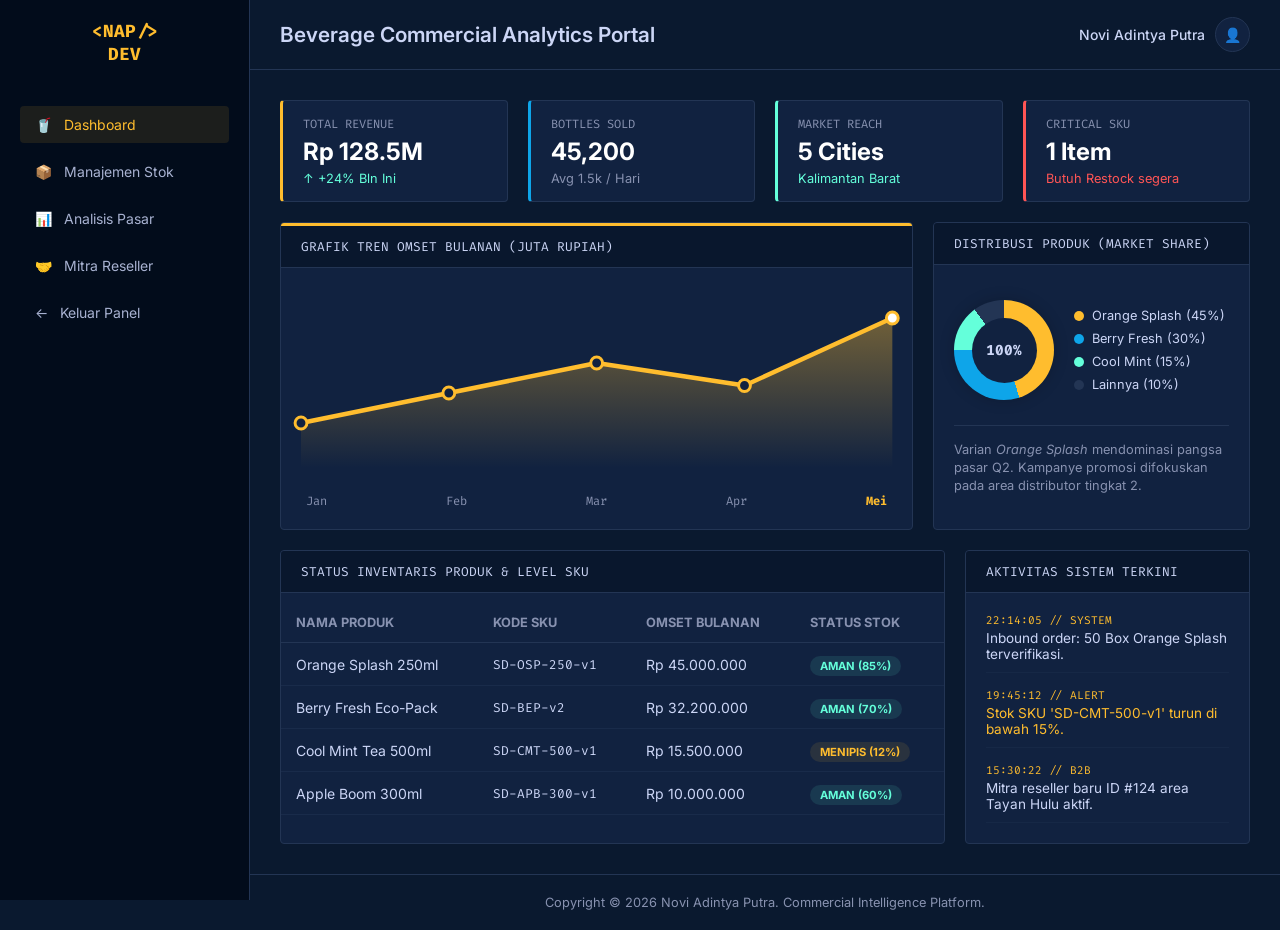
<file: dashboard-minuman.html>
<!DOCTYPE html>
<html lang="id">
<head>
    <meta charset="UTF-8">
    <meta name="viewport" content="width=device-width, initial-scale=1.0">
    <title>FreshDrink Analytics Dashboard | NAP</title>
    <link rel="stylesheet" href="dashboard-style.css">
    <link rel="preconnect" href="https://fonts.googleapis.com">
    <link rel="preconnect" href="https://fonts.gstatic.com" crossorigin>
    <link href="https://fonts.googleapis.com/css2?family=Fira+Code:wght@400;500&family=Inter:wght@300;400;500;600;700&display=swap" rel="stylesheet">
    
    <style>
        /* Area Grafik Garis */
        .line-chart-wrapper {
            position: relative;
            height: 180px;
            width: 100%;
            margin-top: 15px;
        }
        .line-chart {
            width: 100%;
            height: 100%;
            overflow: visible;
        }
        .chart-point { transition: 0.3s; cursor: pointer; }
        .chart-point:hover { r: 6; fill: var(--accent-orange); stroke: #fff; }
        
        .chart-labels-x {
            display: flex;
            justify-content: space-between;
            margin-top: 10px;
            font-family: var(--font-mono);
            font-size: 0.75rem;
            color: var(--text-secondary);
            padding: 0 5px;
        }

        /* Area Grafik Donat (Pie Chart) */
        .donut-container {
            display: flex;
            align-items: center;
            gap: 20px;
            margin-top: 15px;
        }
        .donut-chart {
            width: 100px;
            height: 100px;
            border-radius: 50%;
            /* Proporsi: Orange(45%), Teal(30%), Green(15%), Gray(10%) */
            background: conic-gradient(
                var(--accent-orange) 0% 45%,
                var(--accent-teal) 45% 75%,
                var(--accent-green) 75% 90%,
                var(--border-color) 90% 100%
            );
            position: relative;
            display: flex;
            justify-content: center;
            align-items: center;
            box-shadow: 0 0 15px rgba(0,0,0,0.2);
        }
        /* Membuat lubang di tengah agar menjadi donat */
        .donut-chart::after {
            content: "";
            width: 65px;
            height: 65px;
            background-color: var(--bg-card);
            border-radius: 50%;
            position: absolute;
        }
        .donut-legend {
            display: flex;
            flex-direction: column;
            gap: 8px;
            font-size: 0.8rem;
        }
        .legend-item { display: flex; align-items: center; gap: 8px; color: var(--text-primary); }
        .legend-dot { width: 10px; height: 10px; border-radius: 50%; }
    </style>
</head>
<body>

    <nav class="sidebar">
        <div class="app-name">&lt;NAP/&gt;<br>DEV</div>
        <ul class="sidebar-menu">
            <li><a href="#" style="background-color: rgba(255,189,46,0.1); color:var(--accent-orange);">🥤 <span class="menu-text">Dashboard</span></a></li>
            <li><a href="#">📦 <span class="menu-text">Manajemen Stok</span></a></li>
            <li><a href="#">📊 <span class="menu-text">Analisis Pasar</span></a></li>
            <li><a href="#">🤝 <span class="menu-text">Mitra Reseller</span></a></li>
            <li style="margin-top:auto;"><a href="index.html">← <span class="menu-text">Keluar Panel</span></a></li>
        </ul>
    </nav>

    <main class="main-content">
        
        <header class="topbar">
            <div class="page-title">Beverage Commercial Analytics Portal</div>
            <div class="user-profile">
                <span>Novi Adintya Putra</span>
                <div class="user-avatar">👤</div>
            </div>
        </header>

        <div class="content-body">
            
            <div class="mini-stats-grid">
                <div class="mini-card" style="border-left: 3px solid var(--accent-orange);">
                    <div class="mini-label">TOTAL REVENUE</div>
                    <div class="mini-value">Rp 128.5M</div>
                    <div class="mini-sub" style="color: var(--accent-green);">↑ +24% Bln Ini</div>
                </div>
                <div class="mini-card" style="border-left: 3px solid var(--accent-teal);">
                    <div class="mini-label">BOTTLES SOLD</div>
                    <div class="mini-value">45,200</div>
                    <div class="mini-sub" style="color: var(--text-secondary);">Avg 1.5k / Hari</div>
                </div>
                <div class="mini-card" style="border-left: 3px solid var(--accent-green);">
                    <div class="mini-label">MARKET REACH</div>
                    <div class="mini-value">5 Cities</div>
                    <div class="mini-sub" style="color: var(--accent-green);">Kalimantan Barat</div>
                </div>
                <div class="mini-card" style="border-left: 3px solid #ff5555;">
                    <div class="mini-label">CRITICAL SKU</div>
                    <div class="mini-value">1 Item</div>
                    <div class="mini-sub" style="color: #ff5555;">Butuh Restock segera</div>
                </div>
            </div>
            
            <div class="dashboard-grid">
                
                <div class="enterprise-card">
                    <div class="card-header" style="border-top: 3px solid var(--accent-orange);">GRAFIK TREN OMSET BULANAN (JUTA RUPIAH)</div>
                    <div class="card-body">
                        <div class="line-chart-wrapper">
                            <svg viewBox="0 -10 400 120" class="line-chart" preserveAspectRatio="none">
                                <defs>
                                    <linearGradient id="areaGradient" x1="0" y1="0" x2="0" y2="1">
                                        <stop offset="0%" stop-color="rgba(255, 189, 46, 0.4)" />
                                        <stop offset="100%" stop-color="rgba(255, 189, 46, 0.0)" />
                                    </linearGradient>
                                </defs>
                                <path d="M0,70 L100,50 L200,30 L300,45 L400,0 L400,100 L0,100 Z" fill="url(#areaGradient)" />
                                
                                <path d="M0,70 L100,50 L200,30 L300,45 L400,0" fill="none" stroke="var(--accent-orange)" stroke-width="3" stroke-linecap="round" stroke-linejoin="round" />
                                
                                <circle cx="0" cy="70" r="4" fill="var(--bg-card)" stroke="var(--accent-orange)" stroke-width="2" class="chart-point"><title>Jan: Rp 40 Juta</title></circle>
                                <circle cx="100" cy="50" r="4" fill="var(--bg-card)" stroke="var(--accent-orange)" stroke-width="2" class="chart-point"><title>Feb: Rp 55 Juta</title></circle>
                                <circle cx="200" cy="30" r="4" fill="var(--bg-card)" stroke="var(--accent-orange)" stroke-width="2" class="chart-point"><title>Mar: Rp 70 Juta</title></circle>
                                <circle cx="300" cy="45" r="4" fill="var(--bg-card)" stroke="var(--accent-orange)" stroke-width="2" class="chart-point"><title>Apr: Rp 60 Juta</title></circle>
                                <circle cx="400" cy="0" r="4" fill="#fff" stroke="var(--accent-orange)" stroke-width="2" class="chart-point"><title>Mei: Rp 128.5 Juta</title></circle>
                            </svg>
                        </div>
                        <div class="chart-labels-x">
                            <span>Jan</span><span>Feb</span><span>Mar</span><span>Apr</span><span style="color:var(--accent-orange); font-weight:bold;">Mei</span>
                        </div>
                    </div>
                </div>

                <div class="enterprise-card">
                    <div class="card-header">DISTRIBUSI PRODUK (MARKET SHARE)</div>
                    <div class="card-body">
                        <div class="donut-container">
                            <div class="donut-chart">
                                <span style="position: absolute; z-index: 10; font-family: var(--font-mono); font-weight: bold; font-size: 0.9rem;">100%</span>
                            </div>
                            <div class="donut-legend">
                                <div class="legend-item"><div class="legend-dot" style="background: var(--accent-orange);"></div> Orange Splash (45%)</div>
                                <div class="legend-item"><div class="legend-dot" style="background: var(--accent-teal);"></div> Berry Fresh (30%)</div>
                                <div class="legend-item"><div class="legend-dot" style="background: var(--accent-green);"></div> Cool Mint (15%)</div>
                                <div class="legend-item"><div class="legend-dot" style="background: var(--border-color);"></div> Lainnya (10%)</div>
                            </div>
                        </div>
                        <p style="color: var(--text-secondary); font-size: 0.8rem; margin-top: 25px; line-height: 1.4; border-top: 1px solid var(--border-color); padding-top: 15px;">
                            Varian <i>Orange Splash</i> mendominasi pangsa pasar Q2. Kampanye promosi difokuskan pada area distributor tingkat 2.
                        </p>
                    </div>
                </div>

            </div> 

            <div class="bottom-grid">
                
                <div class="enterprise-card">
                    <div class="card-header">STATUS INVENTARIS PRODUK & LEVEL SKU</div>
                    <div class="card-body" style="padding: 10px 0 0 0;">
                        <table class="log-table">
                            <thead>
                                <tr>
                                    <th>NAMA PRODUK</th>
                                    <th>KODE SKU</th>
                                    <th>OMSET BULANAN</th>
                                    <th>STATUS STOK</th>
                                </tr>
                            </thead>
                            <tbody>
                                <tr>
                                    <td>Orange Splash 250ml</td>
                                    <td><span style="font-family: var(--font-mono); font-size:0.8rem;">SD-OSP-250-v1</span></td>
                                    <td>Rp 45.000.000</td>
                                    <td><span class="table-status table-status-green">AMAN (85%)</span></td>
                                </tr>
                                <tr>
                                    <td>Berry Fresh Eco-Pack</td>
                                    <td><span style="font-family: var(--font-mono); font-size:0.8rem;">SD-BEP-v2</span></td>
                                    <td>Rp 32.200.000</td>
                                    <td><span class="table-status table-status-green">AMAN (70%)</span></td>
                                </tr>
                                <tr>
                                    <td>Cool Mint Tea 500ml</td>
                                    <td><span style="font-family: var(--font-mono); font-size:0.8rem;">SD-CMT-500-v1</span></td>
                                    <td>Rp 15.500.000</td>
                                    <td><span class="table-status table-status-orange">MENIPIS (12%)</span></td>
                                </tr>
                                <tr>
                                    <td>Apple Boom 300ml</td>
                                    <td><span style="font-family: var(--font-mono); font-size:0.8rem;">SD-APB-300-v1</span></td>
                                    <td>Rp 10.000.000</td>
                                    <td><span class="table-status table-status-green">AMAN (60%)</span></td>
                                </tr>
                            </tbody>
                        </table>
                    </div>
                </div>

                <div class="enterprise-card">
                    <div class="card-header">AKTIVITAS SISTEM TERKINI</div>
                    <div class="card-body">
                        <ul class="activity-list">
                            <li class="activity-item">
                                <span class="activity-time">22:14:05 // SYSTEM</span>
                                <span class="activity-text">Inbound order: 50 Box Orange Splash terverifikasi.</span>
                            </li>
                            <li class="activity-item">
                                <span class="activity-time">19:45:12 // ALERT</span>
                                <span class="activity-text" style="color: var(--accent-orange);">Stok SKU 'SD-CMT-500-v1' turun di bawah 15%.</span>
                            </li>
                            <li class="activity-item">
                                <span class="activity-time">15:30:22 // B2B</span>
                                <span class="activity-text">Mitra reseller baru ID #124 area Tayan Hulu aktif.</span>
                            </li>
                        </ul>
                    </div>
                </div>

            </div>
            
        </div>

        <footer style="padding: 20px 30px; text-align: center; color: var(--text-secondary); font-size: 0.8rem; border-top: 1px solid var(--border-color);">
            Copyright © 2026 Novi Adintya Putra. Commercial Intelligence Platform.
        </footer>
    </main>

</body>
</html>
</file>
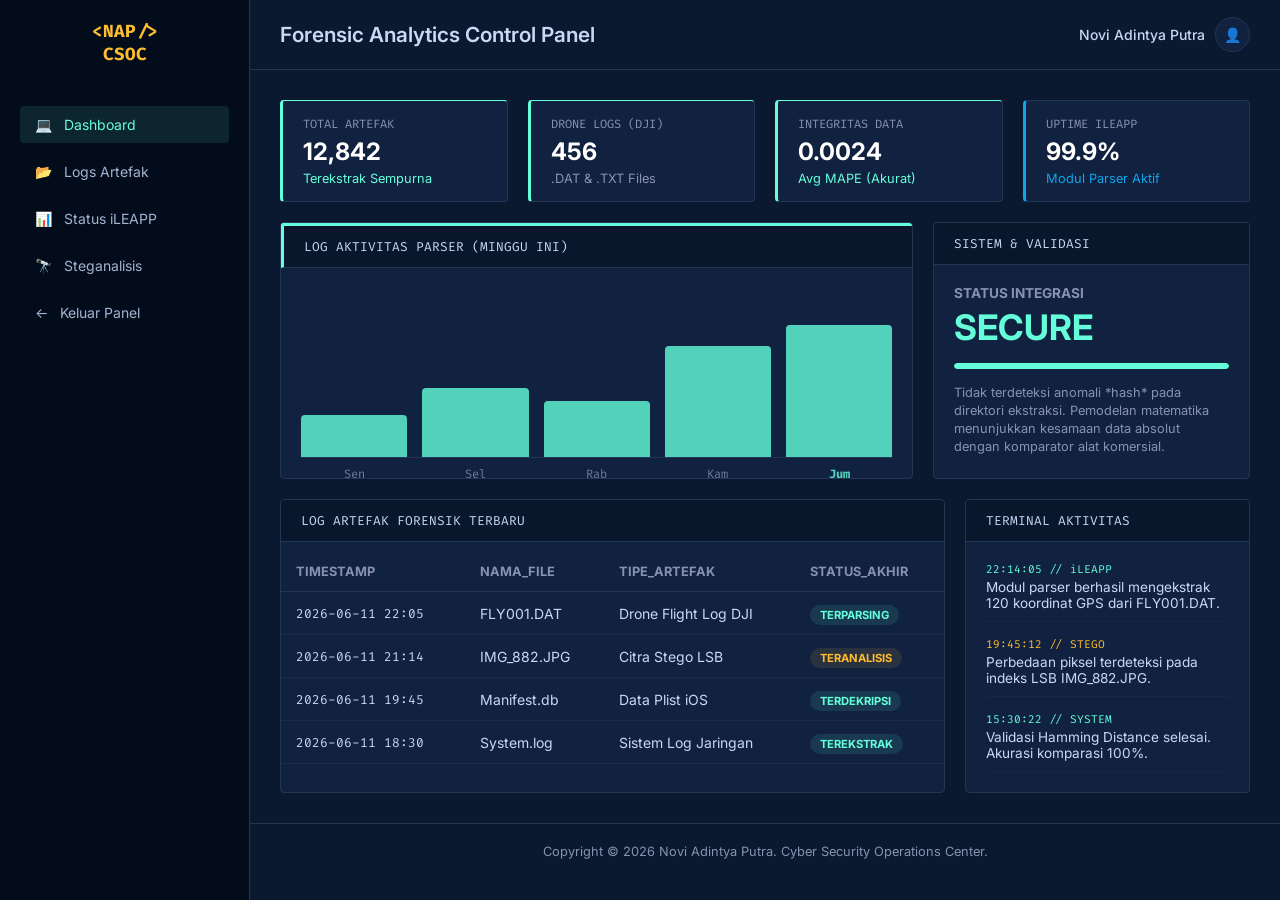
<file: dashboard.html>
<!DOCTYPE html>
<html lang="id">
<head>
    <meta charset="UTF-8">
    <meta name="viewport" content="width=device-width, initial-scale=1.0">
    <title>Forensic Analytics Control Panel | NAP</title>
    <link rel="stylesheet" href="dashboard-style.css">
    <link rel="preconnect" href="https://fonts.googleapis.com">
    <link rel="preconnect" href="https://fonts.gstatic.com" crossorigin>
    <link href="https://fonts.googleapis.com/css2?family=Fira+Code:wght@400;500&family=Inter:wght@300;400;500;600;700&display=swap" rel="stylesheet">
    <style>
        .cyber-bar { background-color: var(--accent-green) !important; }
        .cyber-bar:hover { background-color: #a7ffeb !important; box-shadow: 0 0 12px rgba(100, 255, 218, 0.4) !important; }
        .progress-cyber { background-color: var(--accent-green) !important; }
        .text-cyber { color: var(--accent-green) !important; }
        .border-cyber { border-left: 3px solid var(--accent-green) !important; border-top-color: var(--accent-green) !important; }
    </style>
</head>
<body>

    <nav class="sidebar">
        <div class="app-name">&lt;NAP/&gt;<br>CSOC</div>
        <ul class="sidebar-menu">
            <li><a href="#" style="background-color: rgba(100, 255, 218, 0.1); color:var(--accent-green);">💻 <span class="menu-text">Dashboard</span></a></li>
            <li><a href="#">📂 <span class="menu-text">Logs Artefak</span></a></li>
            <li><a href="#">📊 <span class="menu-text">Status iLEAPP</span></a></li>
            <li><a href="#">🔭 <span class="menu-text">Steganalisis</span></a></li>
            <li style="margin-top:auto;"><a href="index.html">← <span class="menu-text">Keluar Panel</span></a></li>
        </ul>
    </nav>

    <main class="main-content">
        
        <header class="topbar">
            <div class="page-title">Forensic Analytics Control Panel</div>
            <div class="user-profile">
                <span>Novi Adintya Putra</span>
                <div class="user-avatar">👤</div>
            </div>
        </header>

        <div class="content-body">
            
            <div class="mini-stats-grid">
                <div class="mini-card border-cyber">
                    <div class="mini-label">TOTAL ARTEFAK</div>
                    <div class="mini-value">12,842</div>
                    <div class="mini-sub text-cyber">Terekstrak Sempurna</div>
                </div>
                <div class="mini-card border-cyber">
                    <div class="mini-label">DRONE LOGS (DJI)</div>
                    <div class="mini-value">456</div>
                    <div class="mini-sub" style="color: var(--text-secondary);">.DAT & .TXT Files</div>
                </div>
                <div class="mini-card border-cyber">
                    <div class="mini-label">INTEGRITAS DATA</div>
                    <div class="mini-value">0.0024</div>
                    <div class="mini-sub text-cyber">Avg MAPE (Akurat)</div>
                </div>
                <div class="mini-card" style="border-left: 3px solid #0ea5e9;">
                    <div class="mini-label">UPTIME iLEAPP</div>
                    <div class="mini-value">99.9%</div>
                    <div class="mini-sub" style="color: #0ea5e9;">Modul Parser Aktif</div>
                </div>
            </div>
            
            <div class="dashboard-grid">
                
                <div class="enterprise-card">
                    <div class="card-header border-cyber" style="border-top: 3px solid;">LOG AKTIVITAS PARSER (MINGGU INI)</div>
                    <div class="card-body">
                        <div class="chart-container">
                            <div class="chart-bar cyber-bar" style="height: 30%;"><div class="tooltip">120</div><span>Sen</span></div>
                            <div class="chart-bar cyber-bar" style="height: 50%;"><div class="tooltip">254</div><span>Sel</span></div>
                            <div class="chart-bar cyber-bar" style="height: 40%;"><div class="tooltip">180</div><span>Rab</span></div>
                            <div class="chart-bar cyber-bar" style="height: 80%;"><div class="tooltip">390</div><span>Kam</span></div>
                            <div class="chart-bar cyber-bar" style="height: 95%;"><div class="tooltip">456</div><span class="text-cyber" style="font-weight:bold;">Jum</span></div>
                        </div>
                    </div>
                </div>

                <div class="enterprise-card">
                    <div class="card-header">SISTEM & VALIDASI</div>
                    <div class="card-body">
                        <div>
                            <p style="color: var(--text-secondary); font-weight: bold; font-size: 0.85rem;">STATUS INTEGRASI</p>
                            <div class="stat-value text-cyber" style="font-size: 2.2rem; margin: 5px 0;">SECURE</div>
                        </div>
                        <div class="status-bar"><div class="progress progress-cyber" style="width: 100%;"></div></div>
                        <p style="color: var(--text-secondary); font-size: 0.8rem; margin-top: 15px; line-height: 1.4;">
                            Tidak terdeteksi anomali *hash* pada direktori ekstraksi. Pemodelan matematika menunjukkan kesamaan data absolut dengan komparator alat komersial.
                        </p>
                    </div>
                </div>

            </div> 

            <div class="bottom-grid">
                
                <div class="enterprise-card">
                    <div class="card-header">LOG ARTEFAK FORENSIK TERBARU</div>
                    <div class="card-body" style="padding: 10px 0 0 0;">
                        <table class="log-table">
                            <thead>
                                <tr>
                                    <th>TIMESTAMP</th>
                                    <th>NAMA_FILE</th>
                                    <th>TIPE_ARTEFAK</th>
                                    <th>STATUS_AKHIR</th>
                                </tr>
                            </thead>
                            <tbody>
                                <tr>
                                    <td><span style="font-family: var(--font-mono); font-size:0.8rem;">2026-06-11 22:05</span></td>
                                    <td>FLY001.DAT</td>
                                    <td>Drone Flight Log DJI</td>
                                    <td><span class="table-status table-status-green">TERPARSING</span></td>
                                </tr>
                                <tr>
                                    <td><span style="font-family: var(--font-mono); font-size:0.8rem;">2026-06-11 21:14</span></td>
                                    <td>IMG_882.JPG</td>
                                    <td>Citra Stego LSB</td>
                                    <td><span class="table-status table-status-orange">TERANALISIS</span></td>
                                </tr>
                                <tr>
                                    <td><span style="font-family: var(--font-mono); font-size:0.8rem;">2026-06-11 19:45</span></td>
                                    <td>Manifest.db</td>
                                    <td>Data Plist iOS</td>
                                    <td><span class="table-status table-status-green">TERDEKRIPSI</span></td>
                                </tr>
                                <tr>
                                    <td><span style="font-family: var(--font-mono); font-size:0.8rem;">2026-06-11 18:30</span></td>
                                    <td>System.log</td>
                                    <td>Sistem Log Jaringan</td>
                                    <td><span class="table-status table-status-green">TEREKSTRAK</span></td>
                                </tr>
                            </tbody>
                        </table>
                    </div>
                </div>

                <div class="enterprise-card">
                    <div class="card-header">TERMINAL AKTIVITAS</div>
                    <div class="card-body">
                        <ul class="activity-list">
                            <li class="activity-item">
                                <span class="activity-time text-cyber">22:14:05 // iLEAPP</span>
                                <span class="activity-text">Modul parser berhasil mengekstrak 120 koordinat GPS dari FLY001.DAT.</span>
                            </li>
                            <li class="activity-item">
                                <span class="activity-time" style="color: var(--accent-orange);">19:45:12 // STEGO</span>
                                <span class="activity-text">Perbedaan piksel terdeteksi pada indeks LSB IMG_882.JPG.</span>
                            </li>
                            <li class="activity-item">
                                <span class="activity-time text-cyber">15:30:22 // SYSTEM</span>
                                <span class="activity-text">Validasi Hamming Distance selesai. Akurasi komparasi 100%.</span>
                            </li>
                        </ul>
                    </div>
                </div>

            </div> </div> <footer style="padding: 20px 30px; text-align: center; color: var(--text-secondary); font-size: 0.8rem; border-top: 1px solid var(--border-color);">
            Copyright © 2026 Novi Adintya Putra. Cyber Security Operations Center.
        </footer>
    </main>

</body>
</html>
</file>
<file: dashboard-style.css>
/* =========================================
   DARK THEME ENTERPRISE DASHBOARD (MOBILE FIXED)
   Novi Adintya Putra, S.Kom., M.Kom.
   ========================================= */

:root {
    --bg-body: #0a192f;        
    --bg-sidebar: #020c1b;     
    --bg-navbar: #0a192f;      
    --bg-card: #112240;        
    --text-primary: #ccd6f6;   
    --text-secondary: #8892b0; 
    --text-sidebar: #a8b2d1;   
    
    /* Warna Aksen */
    --accent-green: #64ffda;   
    --accent-orange: #ffbd2e;  
    --accent-teal: #0ea5e9;    
    --border-color: #233554;   
    
    --font-sans: 'Inter', -apple-system, sans-serif;
    --font-mono: 'Fira Code', monospace;
    --transition: 0.25s ease;
}

* { box-sizing: border-box; margin: 0; padding: 0; }

body {
    font-family: var(--font-sans);
    color: var(--text-primary);
    background-color: var(--bg-body);
    display: flex;
    min-height: 100vh;
    font-size: 14px;
    overflow-x: hidden; /* Mencegah layar goyang ke samping */
}

/* ================== SIDEBAR ================== */
.sidebar {
    width: 250px;
    background-color: var(--bg-sidebar);
    color: var(--text-sidebar);
    display: flex;
    flex-direction: column;
    padding: 20px;
    position: fixed;
    height: 100vh;
    left: 0;
    top: 0;
    border-right: 1px solid var(--border-color);
    z-index: 100;
}
.sidebar .app-name { font-family: var(--font-mono); font-size: 1.1rem; font-weight: bold; color: var(--accent-orange); margin-bottom: 40px; text-align: center; }
.sidebar-menu { list-style: none; }
.sidebar-menu li { margin-bottom: 10px; }
.sidebar-menu a { text-decoration: none; color: var(--text-sidebar); display: flex; align-items: center; gap: 12px; padding: 10px 15px; border-radius: 4px; transition: var(--transition); }
.sidebar-menu a:hover { background-color: rgba(255, 189, 46, 0.1); color: var(--accent-orange); }

/* ================== MAIN CONTENT ================== */
.main-content { margin-left: 250px; flex: 1; display: flex; flex-direction: column; min-width: 0; /* Penting untuk mencegah flexbox meluber */ }
.topbar { height: 70px; background-color: var(--bg-navbar); border-bottom: 1px solid var(--border-color); display: flex; justify-content: space-between; align-items: center; padding: 0 30px; }
.topbar .page-title { font-size: 1.3rem; font-weight: 600; color: var(--text-primary); white-space: nowrap; overflow: hidden; text-overflow: ellipsis; }
.topbar .user-profile { display: flex; align-items: center; gap: 10px; font-weight: 500; color: var(--text-primary); }
.user-avatar { width: 35px; height: 35px; background-color: var(--bg-card); border: 1px solid var(--border-color); border-radius: 50%; display: flex; align-items: center; justify-content: center; flex-shrink: 0; }

.content-body { padding: 30px; display: flex; flex-direction: column; gap: 20px; }

/* ================== GRIDS & CARDS ================== */
.mini-stats-grid { display: grid; grid-template-columns: repeat(4, 1fr); gap: 20px; }
.mini-card { background-color: var(--bg-card); border: 1px solid var(--border-color); border-radius: 4px; padding: 15px 20px; display: flex; flex-direction: column; justify-content: center; }
.mini-card .mini-label { font-family: var(--font-mono); font-size: 0.75rem; color: var(--text-secondary); text-transform: uppercase; }
.mini-card .mini-value { font-size: 1.5rem; font-weight: 700; color: #fff; margin: 5px 0; }
.mini-card .mini-sub { font-size: 0.8rem; }

.dashboard-grid { display: grid; grid-template-columns: 2fr 1fr; gap: 20px; }
.bottom-grid { display: grid; grid-template-columns: 7fr 3fr; gap: 20px; }

.enterprise-card { background-color: var(--bg-card); border-radius: 4px; border: 1px solid var(--border-color); display: flex; flex-direction: column; overflow: hidden; }
.card-header { background-color: rgba(2, 12, 27, 0.5); border-bottom: 1px solid var(--border-color); padding: 12px 20px; font-family: var(--font-mono); font-size: 0.8rem; text-transform: uppercase; color: var(--text-primary); }
.card-body { padding: 20px; display: flex; flex-direction: column; flex: 1; }
.card-body .stat-value { font-size: 2rem; font-weight: 700; margin: 10px 0; color: #fff; }

.status-bar { width: 100%; height: 6px; background-color: #020c1b; border-radius: 4px; margin-top: 10px; overflow: hidden; }
.progress { height: 100%; border-radius: 4px; }
.progress-orange { background-color: var(--accent-orange); }

/* ================== CHARTS ================== */
.chart-container { display: flex; align-items: flex-end; height: 160px; gap: 15px; padding-top: 20px; margin-top: 10px; border-bottom: 1px solid var(--border-color); }
.chart-bar { flex: 1; background-color: var(--accent-orange); opacity: 0.8; border-radius: 4px 4px 0 0; transition: var(--transition); position: relative; display: flex; justify-content: center; }
.chart-bar:hover { opacity: 1; transform: translateY(-3px); }
.chart-bar span { position: absolute; bottom: -25px; color: var(--text-secondary); font-size: 0.75rem; font-family: var(--font-mono); }
.chart-bar .tooltip { position: absolute; top: -30px; background: #fff; color: #000; padding: 2px 6px; border-radius: 3px; font-size: 0.7rem; font-weight: bold; opacity: 0; transition: 0.2s; pointer-events: none; }
.chart-bar:hover .tooltip { opacity: 1; top: -35px; }

/* ================== TABLES ================== */
.table-responsive {
    overflow-x: auto; /* Kunci utama agar tabel bisa di-scroll di HP */
    -webkit-overflow-scrolling: touch;
}
.log-table { width: 100%; border-collapse: collapse; min-width: 500px; /* Paksa lebar minimum agar tidak hancur */ }
.log-table th { text-align: left; padding: 12px 15px; color: var(--text-secondary); border-bottom: 1px solid var(--border-color); font-size: 0.8rem; text-transform: uppercase; white-space: nowrap; }
.log-table td { padding: 12px 15px; border-bottom: 1px solid rgba(35, 53, 84, 0.5); color: var(--text-primary); white-space: nowrap; }
.table-status { padding: 3px 10px; border-radius: 10px; font-size: 0.7rem; font-weight: 700; }
.table-status-green { background-color: rgba(100, 255, 218, 0.1); color: var(--accent-green); }
.table-status-orange { background-color: rgba(255, 189, 46, 0.1); color: var(--accent-orange); }

.activity-list { list-style: none; display: flex; flex-direction: column; gap: 15px; }
.activity-item { display: flex; flex-direction: column; border-bottom: 1px solid rgba(35, 53, 84, 0.3); padding-bottom: 10px; }
.activity-time { font-family: var(--font-mono); font-size: 0.7rem; color: var(--accent-orange); }
.activity-text { font-size: 0.85rem; color: var(--text-primary); margin-top: 2px; }

/* =================================================================
   RESPONSIVE MOBILE / TABLET FIX (Penyelesaian Masalah Anda)
   ================================================================= */

/* 1. Layar Tablet (Ipad, Layar Sedang) */
@media (max-width: 1024px) {
    .mini-stats-grid { grid-template-columns: repeat(2, 1fr); }
    .dashboard-grid, .bottom-grid { grid-template-columns: 1fr; }
    
    /* Sidebar mengecil jadi ikon saja */
    .sidebar { width: 70px; padding: 15px 10px; }
    .sidebar .app-name { font-size: 0.7rem; word-break: break-all; }
    .sidebar-menu a { justify-content: center; padding: 12px 0; }
    .sidebar-menu a span { display: none; } /* Sembunyikan teks menu */
    
    .main-content { margin-left: 70px; }
}

/* 2. Layar HP Pintar (Android/iPhone) */
/* =================================================================
   RESPONSIVE MOBILE / TABLET FIX (REVISI FINAL)
   ================================================================= */

/* 1. Layar Tablet & Layar Sedang */
@media (max-width: 1024px) {
    .mini-stats-grid { grid-template-columns: repeat(2, 1fr); }
    .dashboard-grid, .bottom-grid { grid-template-columns: 1fr; }
    
    /* Sidebar mengecil, teks disembunyikan */
    .sidebar { width: 70px; padding: 15px 10px; }
    .sidebar .app-name { font-size: 0.7rem; line-height: 1.5; }
    .sidebar-menu a { justify-content: center; padding: 12px 0; font-size: 1.2rem; }
    .sidebar-menu a .menu-text { display: none; } /* Hanya sembunyikan teks, bukan ikon */
    
    .main-content { margin-left: 70px; }
    
    /* Paksa nama profil hilang sejak ukuran tablet */
    .topbar .user-profile span { display: none !important; }
}

/* 2. Layar HP Pintar (Android/iPhone) */
@media (max-width: 768px) {
    /* Jadikan semua kartu 1 kolom vertikal */
    .mini-stats-grid { grid-template-columns: 1fr; }
    
    /* Perkecil jarak dan ukuran judul header */
    .content-body { padding: 15px; gap: 15px; }
    .topbar { padding: 0 15px; height: 60px; gap: 10px; }
    .topbar .page-title { font-size: 0.9rem; line-height: 1.3; white-space: normal; }
    
    .card-body { padding: 15px; overflow-x: auto; }
    .donut-container { flex-direction: column; text-align: center; gap: 15px; }
    .donut-legend { align-items: center; }
    
    /* Tabel bisa di-scroll ke samping */
    .log-table { min-width: 500px; }
}
</file>
